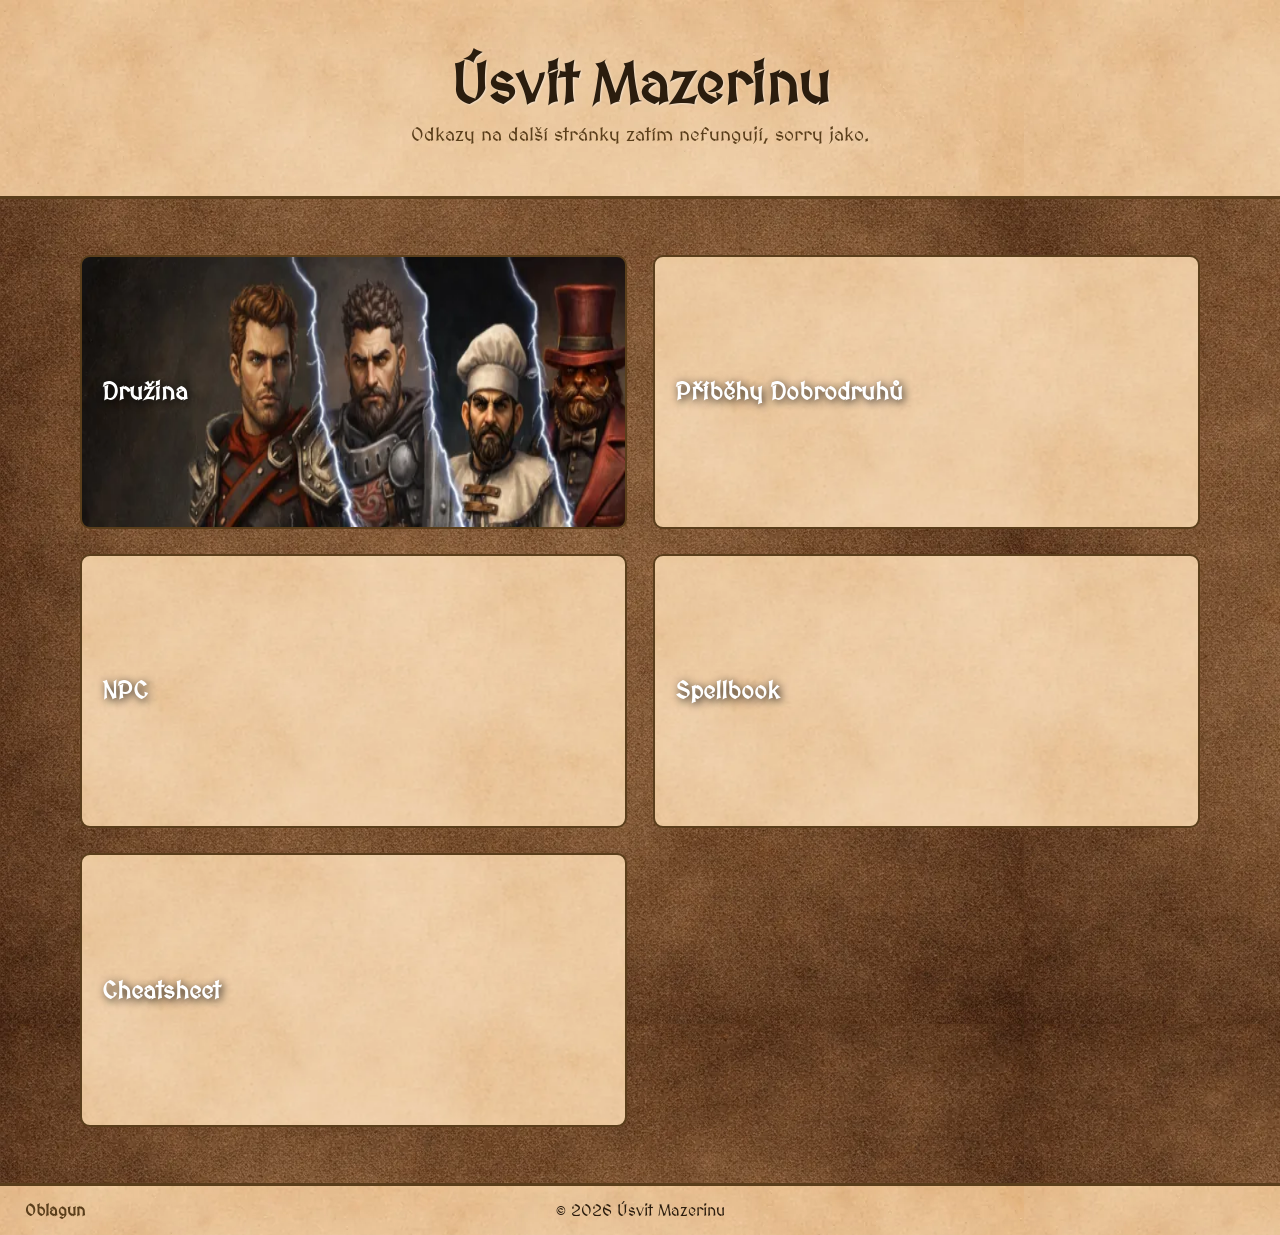
<file: index.html>
<!DOCTYPE html>
<html lang="cs">
<head>
  <meta charset="UTF-8">
  <meta name="viewport" content="width=device-width, initial-scale=1.0">
  <title>Úsvit Mazerinu</title>

  <!-- CSS -->
  <link rel="stylesheet" href="style.css?v=20260714175037">
  <link rel="preload" as="image" href="assets/side_bcg.webp">
  <link rel="preload" as="image" href="assets/basic_bcg.webp">
  <link rel="preload" as="image" href="assets/druzina_card.webp">
  <link rel="preload" as="image" href="postavy/alex/images/alex_subcard.webp">
  <link rel="preload" as="image" href="postavy/adolfo/images/adolfo_subcard.webp">
  <link rel="preload" as="image" href="postavy/gorik/images/gorik_subcard.webp">
  <link rel="preload" as="image" href="postavy/richmond/images/richmond_subcard.webp">
  <link rel="preload" as="image" href="NPC/giblin/images/giblin_subcard.webp">
  <link rel="preload" as="image" href="NPC/velka_berta/images/berta_subcard.webp">

  <!-- Fantasy font -->
  <link href="https://fonts.googleapis.com/css2?family=MedievalSharp&display=swap" rel="stylesheet">
</head>

<body>

  <!-- 🔘 TOGGLE BUTTONY 
  <button id="menu-toggle">☰</button>
  <button id="images-toggle">🖼</button>

  <!-- 📚 LEVÉ MENU 
  <nav id="side-menu"></nav>

  <!-- 🖼 PRAVÝ SLIDER 
  <div id="character-slider">
    <!-- obrázky doplníš později 
  </div> -->
	
  <!-- HEADER -->
  <header>
    <h1>Úsvit Mazerinu</h1>
    	<p>Odkazy na další stránky zatím nefungují, sorry jako.</p>
  </header>

  <!-- 📜 HLAVNÍ OBSAH -->
  <main>

    <!-- GRID ROZCESTNÍK -->
    <section class="grid-container">

      <a href="#" class="card main-card" data-target="druzina" style="background-image: url('assets/druzina_card.webp');">
        <h2>Družina</h2>
      </a>
        <div class="subcards" id="druzina">
          <a href="postavy/alex/alex.html" class="card subcard" style="background-image: url('postavy/alex/images/alex_subcard.webp');">Alexander Woods</a>
		  <a href="postavy/adolfo/adolfo.html" class="card subcard" style="background-image: url('postavy/adolfo/images/adolfo_subcard.webp');">Bennito Derion</a>
          <a href="postavy/gorik/gorik.html" class="card subcard" style="background-image: url('postavy/gorik/images/gorik_subcard.webp');">Gorik Hammersy</a>
          <a href="postavy/richmond/richmond.html" class="card subcard" style="background-image: url('postavy/richmond/images/richmond_subcard.webp');">Richmond Edmunze</a>
        </div>

	  <a href="shrnuti.html" class="card main-card" data-target="mista" style="background-image: url('assets/basic_bcg.webp'); background-repeat: repeat; background-size: auto;">
        <h2>Příběhy Dobrodruhů</h2>
      </a>
	
      <a href="#" class="card main-card" data-target="npc" style="background-image: url('assets/basic_bcg.webp'); background-repeat: repeat; background-size: auto;">
        <h2>NPC</h2>
      </a>
        <div class="subcards" id="npc">
          <a href="NPC/giblin/giblin.html" class="card subcard" style="background-image: url('NPC/giblin/images/giblin_subcard.webp');">Giblin Parfell</a>
          <a href="NPC/velka_berta/velka_berta.html" class="card subcard" style="background-image: url('NPC/velka_berta/images/berta_subcard.webp');">Velká Berta</a>
         <!--<a href="#" class="card subcard" style="background-image: url('assets/basic_bcg.webp'); background-repeat: repeat; background-size: auto;">Stefan Henrix</a>-->
        </div>

      <a href="#" class="card main-card" data-popup="spellbook" style="background-image: url('assets/basic_bcg.webp'); background-repeat: repeat; background-size: auto;">
        <h2>Spellbook</h2>
      </a>
      
      <a href="cheatsheet.html" class="card main-card" style="background-image: url('assets/basic_bcg.webp'); background-repeat: repeat; background-size: auto;">
        <h2>Cheatsheet</h2>
      </a>

    </section>

  </main>
  
  <!-- FOOTER -->
    <footer>
  <div class="footer-container">
    <a href="https://mindor-tv.github.io/oblagun/index.html" class="footer-link">Oblagun</a>
    <p>© 2026 Úsvit Mazerinu</p>
  </div>
</footer>
  
  <!-- LIGHTBOX (pro tvůj JS) -->
  <div id="lightbox">
  	<span class="close">&times;</span>
  	<img class="lightbox-img">
  	<div class="lightbox-caption"></div>
  </div>

  <div id="spellbook-popup" class="spellbook-popup">
    <div class="spellbook-panel">
      <button class="spellbook-close" type="button" aria-label="Zavřít">&times;</button>
      <div class="spellbook-grid">
        <a href="https://dnd5e.wikidot.com/spells:bard" class="card spellbook-card" style="background-image: url('assets/basic_bcg.webp'); background-repeat: repeat; background-size: auto;" target="_blank" rel="noopener noreferrer">Bard</a>
        <a href="https://dnd5e.wikidot.com/spells:cleric" class="card spellbook-card" style="background-image: url('assets/basic_bcg.webp'); background-repeat: repeat; background-size: auto;" target="_blank" rel="noopener noreferrer">Cleric</a>
        <a href="https://dnd5e.wikidot.com/spells:druid" class="card spellbook-card" style="background-image: url('assets/basic_bcg.webp'); background-repeat: repeat; background-size: auto;" target="_blank" rel="noopener noreferrer">Druid</a>
        <a href="https://dnd5e.wikidot.com/spells:paladin" class="card spellbook-card" style="background-image: url('assets/basic_bcg.webp'); background-repeat: repeat; background-size: auto;" target="_blank" rel="noopener noreferrer">Paladin</a>
        <a href="https://dnd5e.wikidot.com/spells:ranger" class="card spellbook-card" style="background-image: url('assets/basic_bcg.webp'); background-repeat: repeat; background-size: auto;" target="_blank" rel="noopener noreferrer">Ranger</a>
        <a href="https://dnd5e.wikidot.com/spells:sorcerer" class="card spellbook-card" style="background-image: url('assets/basic_bcg.webp'); background-repeat: repeat; background-size: auto;" target="_blank" rel="noopener noreferrer">Sorcerer</a>
        <a href="https://dnd5e.wikidot.com/spells:warlock" class="card spellbook-card" style="background-image: url('assets/basic_bcg.webp'); background-repeat: repeat; background-size: auto;" target="_blank" rel="noopener noreferrer">Warlock</a>
        <a href="https://dnd5e.wikidot.com/spells:wizard" class="card spellbook-card" style="background-image: url('assets/basic_bcg.webp'); background-repeat: repeat; background-size: auto;" target="_blank" rel="noopener noreferrer">Wizard</a>
      </div>
    </div>
  </div>

  <!-- JS -->
  <script src="script.js?v=20260714175037"></script>

</body>
</html>
</file>
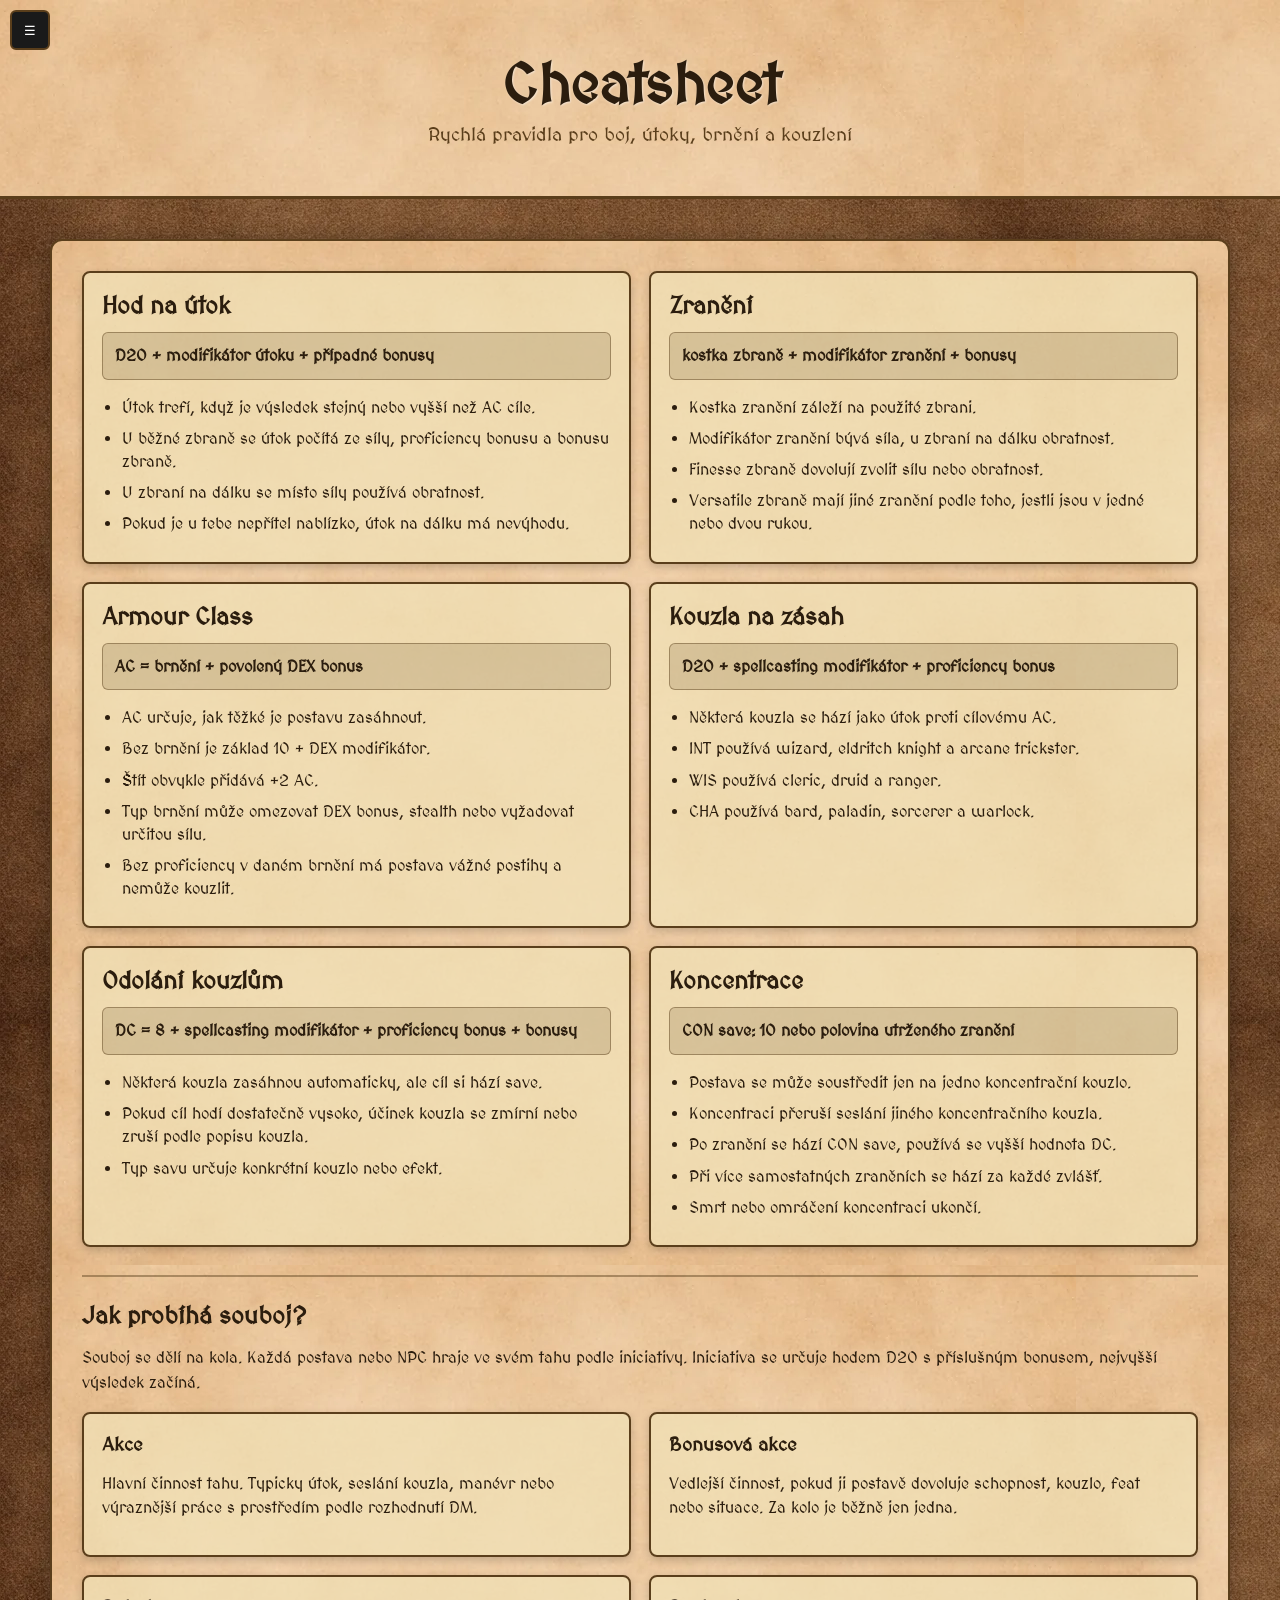
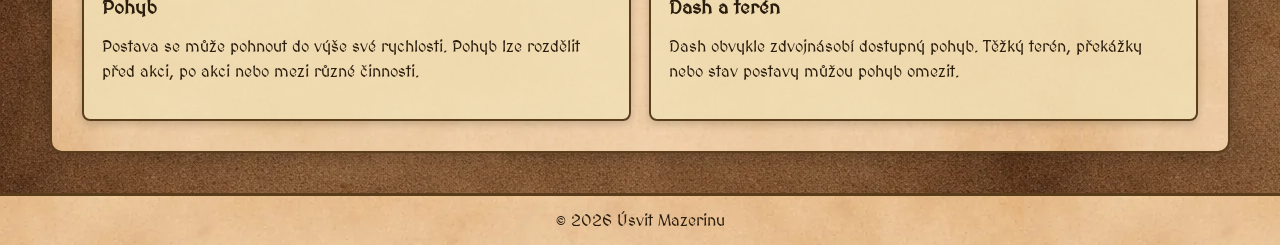
<file: cheatsheet.html>
<!DOCTYPE html>
<html lang="cs">
<head>
  <meta charset="UTF-8">
  <meta name="viewport" content="width=device-width, initial-scale=1.0">
  <title>Cheatsheet | Úsvit Mazerinu</title>

  <link rel="stylesheet" href="style.css?v=20260714175037">
  <link rel="preload" as="image" href="assets/side_bcg.webp">
  <link rel="preload" as="image" href="assets/basic_bcg.webp">

  <link href="https://fonts.googleapis.com/css2?family=MedievalSharp&display=swap" rel="stylesheet">
</head>

<body>

  <button id="menu-toggle">☰</button>
  <nav id="side-menu"></nav>

  <header>
    <h1>Cheatsheet</h1>
    <p>Rychlá pravidla pro boj, útoky, brnění a kouzlení</p>
  </header>

  <main>
    <section class="content cheatsheet-content">
      <div class="cheatsheet-grid">
        <article class="rule-card">
          <h2>Hod na útok</h2>
          <p class="formula">D20 + modifikátor útoku + případné bonusy</p>
          <ul>
            <li>Útok trefí, když je výsledek stejný nebo vyšší než AC cíle.</li>
            <li>U běžné zbraně se útok počítá ze síly, proficiency bonusu a bonusu zbraně.</li>
            <li>U zbraní na dálku se místo síly používá obratnost.</li>
            <li>Pokud je u tebe nepřítel nablízko, útok na dálku má nevýhodu.</li>
          </ul>
        </article>

        <article class="rule-card">
          <h2>Zranění</h2>
          <p class="formula">kostka zbraně + modifikátor zranění + bonusy</p>
          <ul>
            <li>Kostka zranění záleží na použité zbrani.</li>
            <li>Modifikátor zranění bývá síla, u zbraní na dálku obratnost.</li>
            <li>Finesse zbraně dovolují zvolit sílu nebo obratnost.</li>
            <li>Versatile zbraně mají jiné zranění podle toho, jestli jsou v jedné nebo dvou rukou.</li>
          </ul>
        </article>

        <article class="rule-card">
          <h2>Armour Class</h2>
          <p class="formula">AC = brnění + povolený DEX bonus</p>
          <ul>
            <li>AC určuje, jak těžké je postavu zasáhnout.</li>
            <li>Bez brnění je základ 10 + DEX modifikátor.</li>
            <li>Štít obvykle přidává +2 AC.</li>
            <li>Typ brnění může omezovat DEX bonus, stealth nebo vyžadovat určitou sílu.</li>
            <li>Bez proficiency v daném brnění má postava vážné postihy a nemůže kouzlit.</li>
          </ul>
        </article>

        <article class="rule-card">
          <h2>Kouzla na zásah</h2>
          <p class="formula">D20 + spellcasting modifikátor + proficiency bonus</p>
          <ul>
            <li>Některá kouzla se hází jako útok proti cílovému AC.</li>
            <li>INT používá wizard, eldritch knight a arcane trickster.</li>
            <li>WIS používá cleric, druid a ranger.</li>
            <li>CHA používá bard, paladin, sorcerer a warlock.</li>
          </ul>
        </article>

        <article class="rule-card">
          <h2>Odolání kouzlům</h2>
          <p class="formula">DC = 8 + spellcasting modifikátor + proficiency bonus + bonusy</p>
          <ul>
            <li>Některá kouzla zasáhnou automaticky, ale cíl si hází save.</li>
            <li>Pokud cíl hodí dostatečně vysoko, účinek kouzla se zmírní nebo zruší podle popisu kouzla.</li>
            <li>Typ savu určuje konkrétní kouzlo nebo efekt.</li>
          </ul>
        </article>

        <article class="rule-card">
          <h2>Koncentrace</h2>
          <p class="formula">CON save: 10 nebo polovina utrženého zranění</p>
          <ul>
            <li>Postava se může soustředit jen na jedno koncentrační kouzlo.</li>
            <li>Koncentraci přeruší seslání jiného koncentračního kouzla.</li>
            <li>Po zranění se hází CON save, používá se vyšší hodnota DC.</li>
            <li>Při více samostatných zraněních se hází za každé zvlášť.</li>
            <li>Smrt nebo omráčení koncentraci ukončí.</li>
          </ul>
        </article>
      </div>

      <section class="combat-flow">
        <h2>Jak probíhá souboj?</h2>
        <p>
          Souboj se dělí na kola. Každá postava nebo NPC hraje ve svém tahu podle iniciativy.
          Iniciativa se určuje hodem D20 s příslušným bonusem, nejvyšší výsledek začíná.
        </p>

        <div class="turn-grid">
          <article class="turn-card">
            <h3>Akce</h3>
            <p>Hlavní činnost tahu. Typicky útok, seslání kouzla, manévr nebo výraznější práce s prostředím podle rozhodnutí DM.</p>
          </article>

          <article class="turn-card">
            <h3>Bonusová akce</h3>
            <p>Vedlejší činnost, pokud ji postavě dovoluje schopnost, kouzlo, feat nebo situace. Za kolo je běžně jen jedna.</p>
          </article>

          <article class="turn-card">
            <h3>Pohyb</h3>
            <p>Postava se může pohnout do výše své rychlosti. Pohyb lze rozdělit před akci, po akci nebo mezi různé činnosti.</p>
          </article>

          <article class="turn-card">
            <h3>Dash a terén</h3>
            <p>Dash obvykle zdvojnásobí dostupný pohyb. Těžký terén, překážky nebo stav postavy můžou pohyb omezit.</p>
          </article>
        </div>
      </section>
    </section>
  </main>

  <footer>
    <p>© 2026 Úsvit Mazerinu</p>
  </footer>

  <div id="lightbox">
    <span class="close">&times;</span>
    <img class="lightbox-img">
    <div class="lightbox-caption"></div>
  </div>

  <script src="script.js?v=20260714175037"></script>
</body>
</html>
</file>
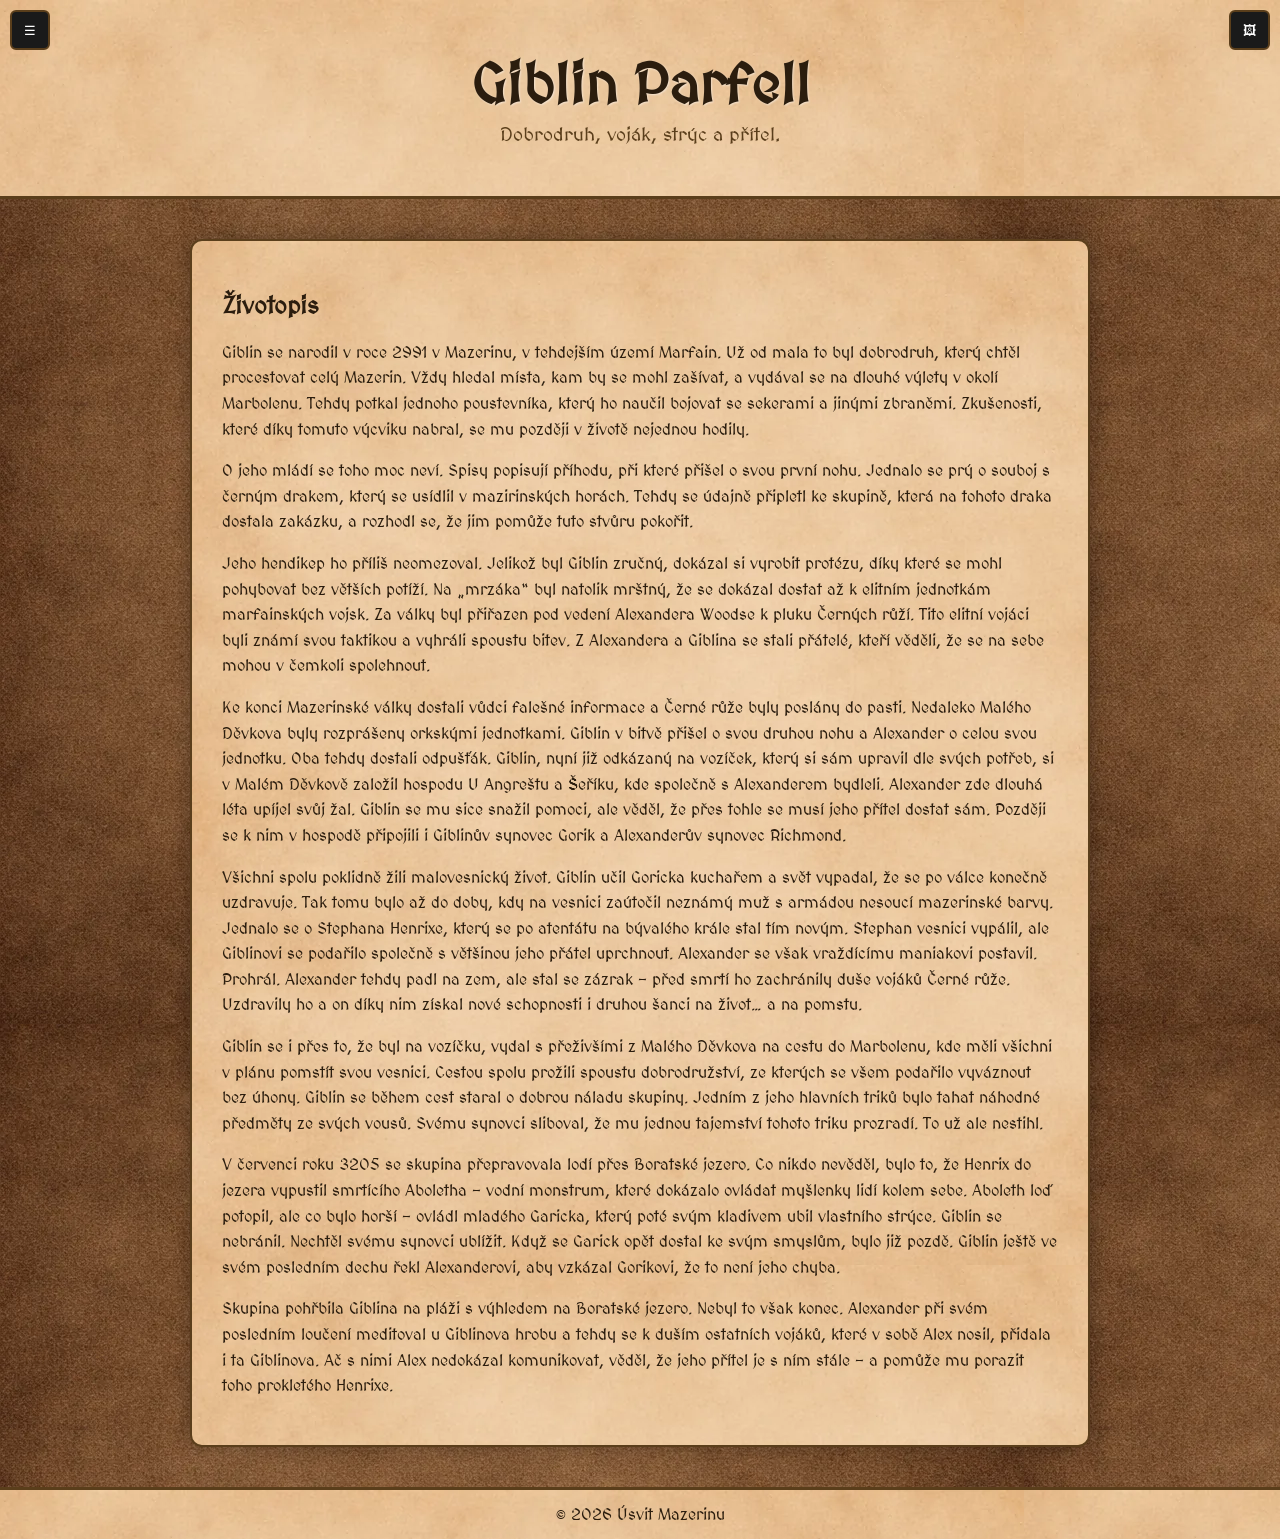
<file: NPC/giblin/giblin.html>
<!DOCTYPE html>
<html lang="cs">
<head>
  <meta charset="UTF-8">
  <meta name="viewport" content="width=device-width, initial-scale=1.0">
  <title>Úsvit Mazerinu</title>

  <!-- CSS -->
  <link rel="stylesheet" href="../../style.css?v=20260714175037">
  <link rel="preload" as="image" href="../../assets/side_bcg.webp">
  <link rel="preload" as="image" href="../../assets/basic_bcg.webp">
  <link rel="preload" as="image" href="images/giblin_parfell.webp">

  <!-- Fantasy font -->
  <link href="https://fonts.googleapis.com/css2?family=MedievalSharp&display=swap" rel="stylesheet">
</head>

<body>

  <!--🔘 TOGGLE BUTTONY -->
  <button id="menu-toggle">☰</button>
  <button id="images-toggle">🖼</button>

  <!-- 📚 LEVÉ MENU -->
  <nav id="side-menu"></nav>

  <!-- 🖼 PRAVÝ SLIDER -->
  <div id="character-slider">
    <img src="images/giblin_parfell.webp" alt="Giblin" data-caption="Giblin Parfell">
  </div>
	
  <!-- HEADER -->
  <header>
    <h1>Giblin Parfell</h1>
    	<p>Dobrodruh, voják, strýc a přítel.</p>
  </header>

  <!-- 📜 HLAVNÍ OBSAH -->
  <main>
	  <div class="content">
	<h2>Životopis</h2>

		<p>
		  Giblin se narodil v roce 2991 v Mazerinu, v tehdejším území Marfain. Už od mala to byl dobrodruh, který chtěl procestovat celý Mazerin. Vždy hledal místa, kam by se mohl zašívat, a vydával se na dlouhé výlety 
		  v okolí Marbolenu. Tehdy potkal jednoho poustevníka, který ho naučil bojovat se sekerami a jinými zbraněmi. Zkušenosti, které díky tomuto výcviku nabral, se mu později v životě nejednou hodily.
		</p>

		<p>
		  O jeho mládí se toho moc neví. Spisy popisují příhodu, při které přišel o svou první nohu. Jednalo se prý o souboj s černým drakem, který se usídlil v mazirinských horách. Tehdy se údajně připletl ke skupině, která na tohoto 
		  draka dostala zakázku, a rozhodl se, že jim pomůže tuto stvůru pokořit.
		</p>

  		<p>
		  Jeho hendikep ho příliš neomezoval. Jelikož byl Giblin zručný, dokázal si vyrobit protézu, díky které se mohl pohybovat bez větších potíží. Na „mrzáka“ byl natolik mrštný, že se dokázal dostat až k elitním 
		  jednotkám marfainských vojsk. Za války byl přiřazen pod vedení Alexandera Woodse k pluku Černých růží. Tito elitní vojáci byli známí svou taktikou a vyhráli spoustu bitev. Z Alexandera a Giblina se stali 
		  přátelé, kteří věděli, že se na sebe mohou v čemkoli spolehnout.
		</p>

		<p>
 		  Ke konci Mazerinské války dostali vůdci falešné informace a Černé růže byly poslány do pasti. Nedaleko Malého Děvkova byly rozprášeny orkskými jednotkami. Giblin v bitvě přišel o svou druhou nohu a Alexander 
		  o celou svou jednotku. Oba tehdy dostali odpušťák. Giblin, nyní již odkázaný na vozíček, který si sám upravil dle svých potřeb, si v Malém Děvkově založil hospodu U Angreštu a Šeříku, kde společně 
		  s Alexanderem bydleli. Alexander zde dlouhá léta upíjel svůj žal. Giblin se mu sice snažil pomoci, ale věděl, že přes tohle se musí jeho přítel dostat sám. Později se k nim v hospodě připojili i Giblinův 
		  synovec Gorik a Alexanderův synovec Richmond.
		</p>

		<p>
		  	Všichni spolu poklidně žili malovesnický život. Giblin učil Goricka kuchařem a svět vypadal, že se po válce konečně uzdravuje. Tak tomu bylo až do doby, kdy na vesnici zaútočil neznámý muž s armádou nesoucí 
			mazerinské barvy. Jednalo se o Stephana Henrixe, který se po atentátu na bývalého krále stal tím novým. Stephan vesnici vypálil, ale Giblinovi se podařilo společně s většinou jeho přátel uprchnout. Alexander 
			se však vraždícímu maniakovi postavil. Prohrál. Alexander tehdy padl na zem, ale stal se zázrak – před smrtí ho zachránily duše vojáků Černé růže. Uzdravily ho a on díky nim získal nové schopnosti i druhou 
			šanci na život… a na pomstu.
		</p>

		<p>
		  Giblin se i přes to, že byl na vozíčku, vydal s přeživšími z Malého Děvkova na cestu do Marbolenu, kde měli všichni v plánu pomstít svou vesnici. Cestou spolu prožili spoustu dobrodružství, ze kterých se 
			všem podařilo vyváznout bez úhony. Giblin se během cest staral o dobrou náladu skupiny. Jedním z jeho hlavních triků bylo tahat náhodné předměty ze svých vousů. Svému synovci sliboval, že mu jednou tajemství tohoto 
			triku prozradí. To už ale nestihl.
		</p>

		<p>
  		  V červenci roku 3205 se skupina přepravovala lodí přes Boratské jezero. Co nikdo nevěděl, bylo to, že Henrix do jezera vypustil smrtícího Aboletha – vodní monstrum, které dokázalo ovládat myšlenky lidí kolem sebe. 
		  Aboleth loď potopil, ale co bylo horší – ovládl mladého Garicka, který poté svým kladivem ubil vlastního strýce. Giblin se nebránil. Nechtěl svému synovci ublížit. Když se Garick opět dostal ke svým smyslům, 
		  bylo již pozdě. Giblin ještě ve svém posledním dechu řekl Alexanderovi, aby vzkázal Gorikovi, že to není jeho chyba.
		</p>

		<p>
		  Skupina pohřbila Giblina na pláži s výhledem na Boratské jezero. Nebyl to však konec. Alexander při svém posledním loučení meditoval u Giblinova hrobu a tehdy se k duším ostatních vojáků, které v sobě Alex nosil, 
		  přidala i ta Giblinova. Ač s nimi Alex nedokázal komunikovat, věděl, že jeho přítel je s ním stále – a pomůže mu porazit toho prokletého Henrixe.
		</p>
	  </div>
  </main>
  
  <!-- FOOTER -->
    <footer>
      <p>© 2026 Úsvit Mazerinu</p>
    </footer>
  
  <!-- LIGHTBOX (pro tvůj JS) -->
  <div id="lightbox">
  	<span class="close">&times;</span>
  	<img class="lightbox-img">
  	<div class="lightbox-caption"></div>
  </div>

  <!-- JS -->
  <script src="../../script.js?v=20260714175037"></script>

</body>
</html>
</file>
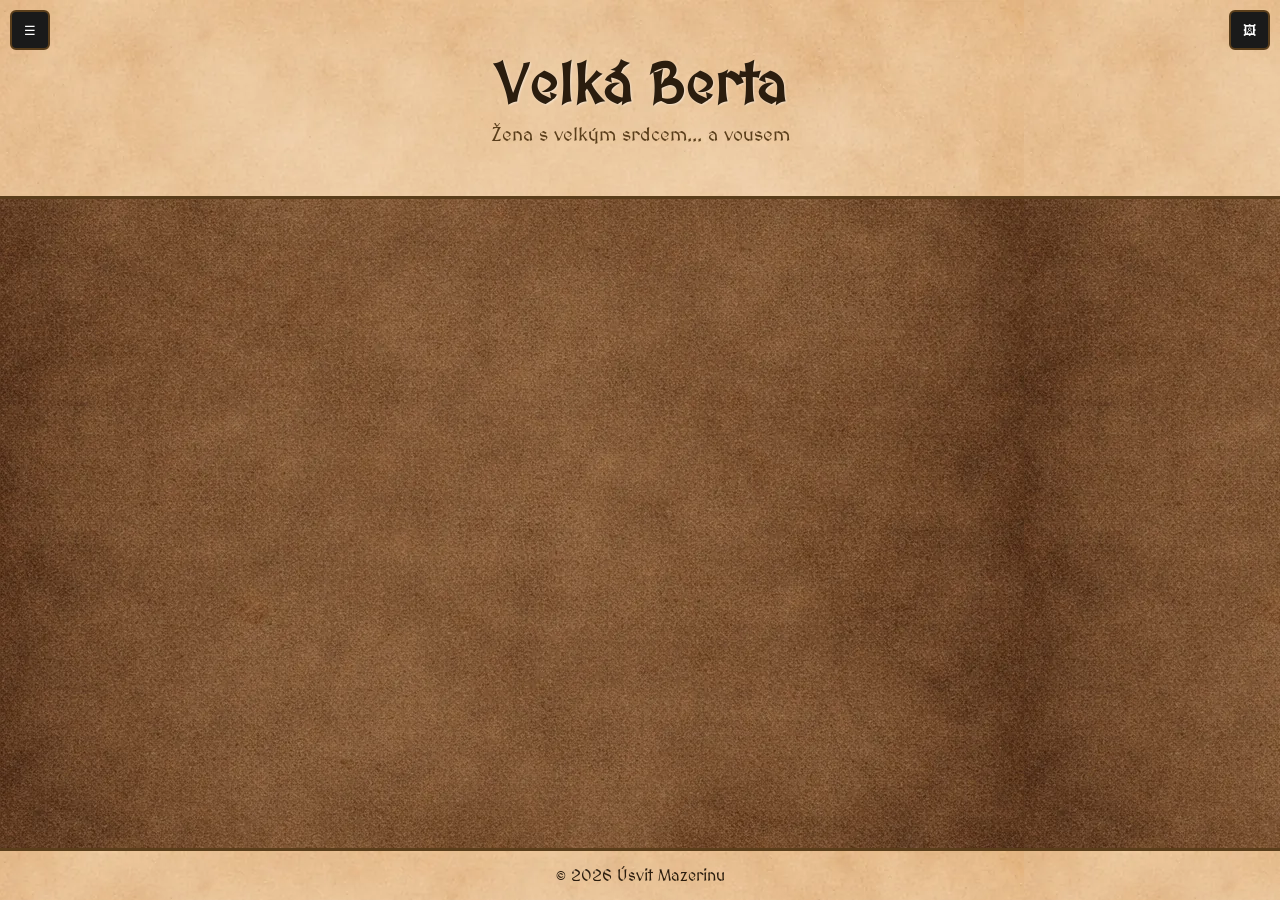
<file: NPC/velka_berta/velka_berta.html>
<!DOCTYPE html>
<html lang="cs">
<head>
  <meta charset="UTF-8">
  <meta name="viewport" content="width=device-width, initial-scale=1.0">
  <title>Úsvit Mazerinu</title>

  <!-- CSS -->
  <link rel="stylesheet" href="../../style.css?v=20260714175037">
  <link rel="preload" as="image" href="../../assets/side_bcg.webp">
  <link rel="preload" as="image" href="../../assets/basic_bcg.webp">
  <link rel="preload" as="image" href="images/velka_berta.webp">

  <!-- Fantasy font -->
  <link href="https://fonts.googleapis.com/css2?family=MedievalSharp&display=swap" rel="stylesheet">
</head>

<body>

  <!--🔘 TOGGLE BUTTONY -->
  <button id="menu-toggle">☰</button>
  <button id="images-toggle">🖼</button>

  <!-- 📚 LEVÉ MENU -->
  <nav id="side-menu"></nav>

  <!-- 🖼 PRAVÝ SLIDER -->
  <div id="character-slider">
    <img src="images/velka_berta.webp" alt="Berta" data-caption="Velká Berta">
  </div>
	
  <!-- HEADER -->
  <header>
    <h1>Velká Berta</h1>
    	<p>Žena s velkým srdcem... a vousem</p>
  </header>

  <!-- 📜 HLAVNÍ OBSAH -->
  <main>

  </main>
  
  <!-- FOOTER -->
    <footer>
      <p>© 2026 Úsvit Mazerinu</p>
    </footer>
  
  <!-- LIGHTBOX (pro tvůj JS) -->
  <div id="lightbox">
  	<span class="close">&times;</span>
  	<img class="lightbox-img">
  	<div class="lightbox-caption"></div>
  </div>

  <!-- JS -->
  <script src="../../script.js?v=20260714175037"></script>

</body>
</html>
</file>
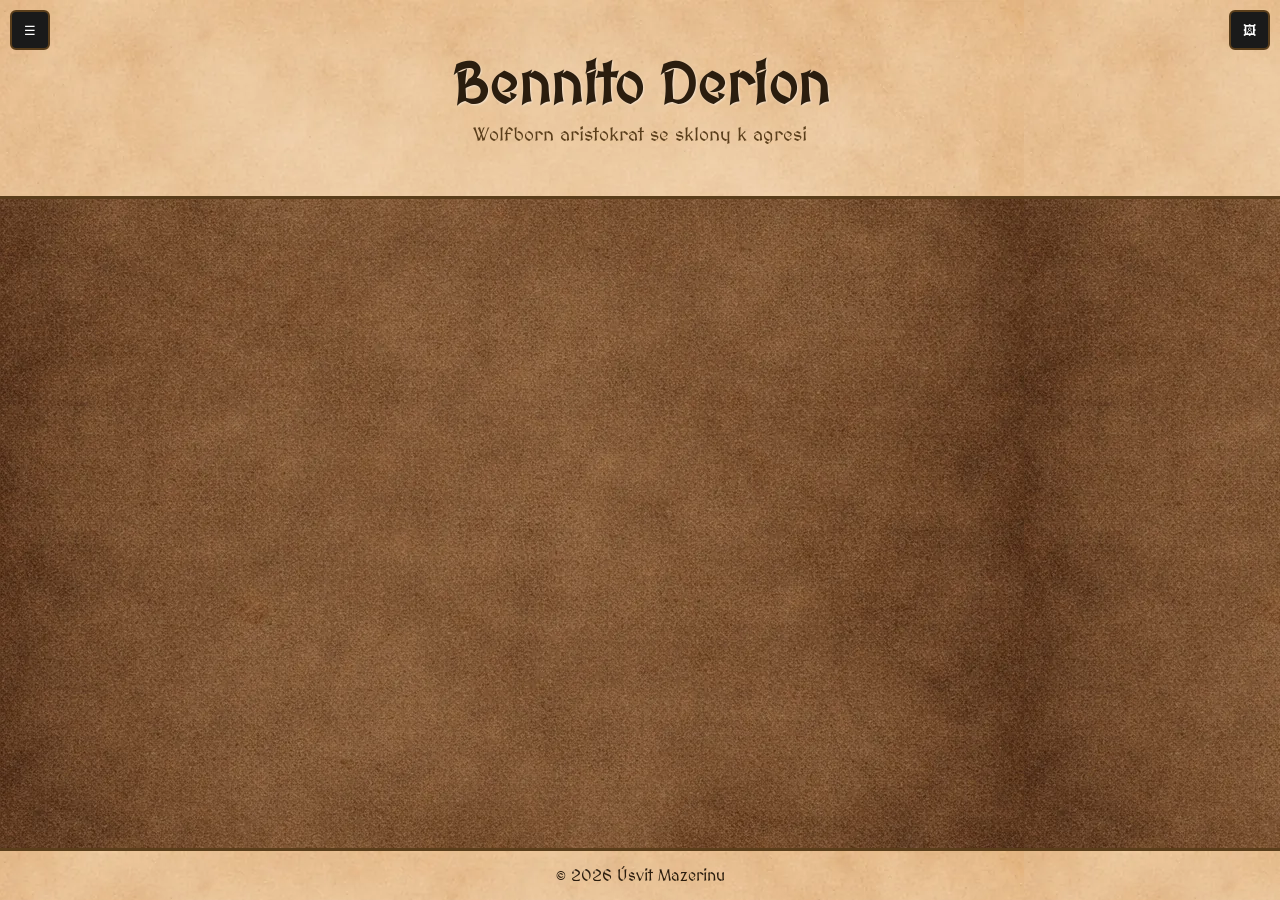
<file: postavy/adolfo/adolfo.html>
<!DOCTYPE html>
<html lang="cs">
<head>
  <meta charset="UTF-8">
  <meta name="viewport" content="width=device-width, initial-scale=1.0">
  <title>Úsvit Mazerinu</title>

  <!-- CSS -->
  <link rel="stylesheet" href="../../style.css?v=20260714175037">
  <link rel="preload" as="image" href="../../assets/side_bcg.webp">
  <link rel="preload" as="image" href="../../assets/basic_bcg.webp">
  <link rel="preload" as="image" href="images/adolfo.webp">

  <!-- Fantasy font -->
  <link href="https://fonts.googleapis.com/css2?family=MedievalSharp&display=swap" rel="stylesheet">
</head>

<body>

  <!--🔘 TOGGLE BUTTONY -->
  <button id="menu-toggle">☰</button>
  <button id="images-toggle">🖼</button>

  <!-- 📚 LEVÉ MENU -->
  <nav id="side-menu"></nav>

  <!-- 🖼 PRAVÝ SLIDER -->
  <div id="character-slider">
    <img src="images/adolfo.webp" alt="Bennito" class="character-image" data-caption="Bennito Derion">
  </div>
	
  <!-- HEADER -->
  <header>
    <h1>Bennito Derion</h1>
    	<p>Wolfborn aristokrat se sklony k agresi</p>
  </header>

  <!-- 📜 HLAVNÍ OBSAH -->
  <main>

  </main>
  
  <!-- FOOTER -->
    <footer>
      <p>© 2026 Úsvit Mazerinu</p>
    </footer>
  
  <!-- LIGHTBOX (pro tvůj JS) -->
  <div id="lightbox">
  	<span class="close">&times;</span>
  	<img class="lightbox-img">
  	<div class="lightbox-caption"></div>
  </div>

  <!-- JS -->
  <script src="../../script.js?v=20260714175037"></script>

</body>
</html>
</file>
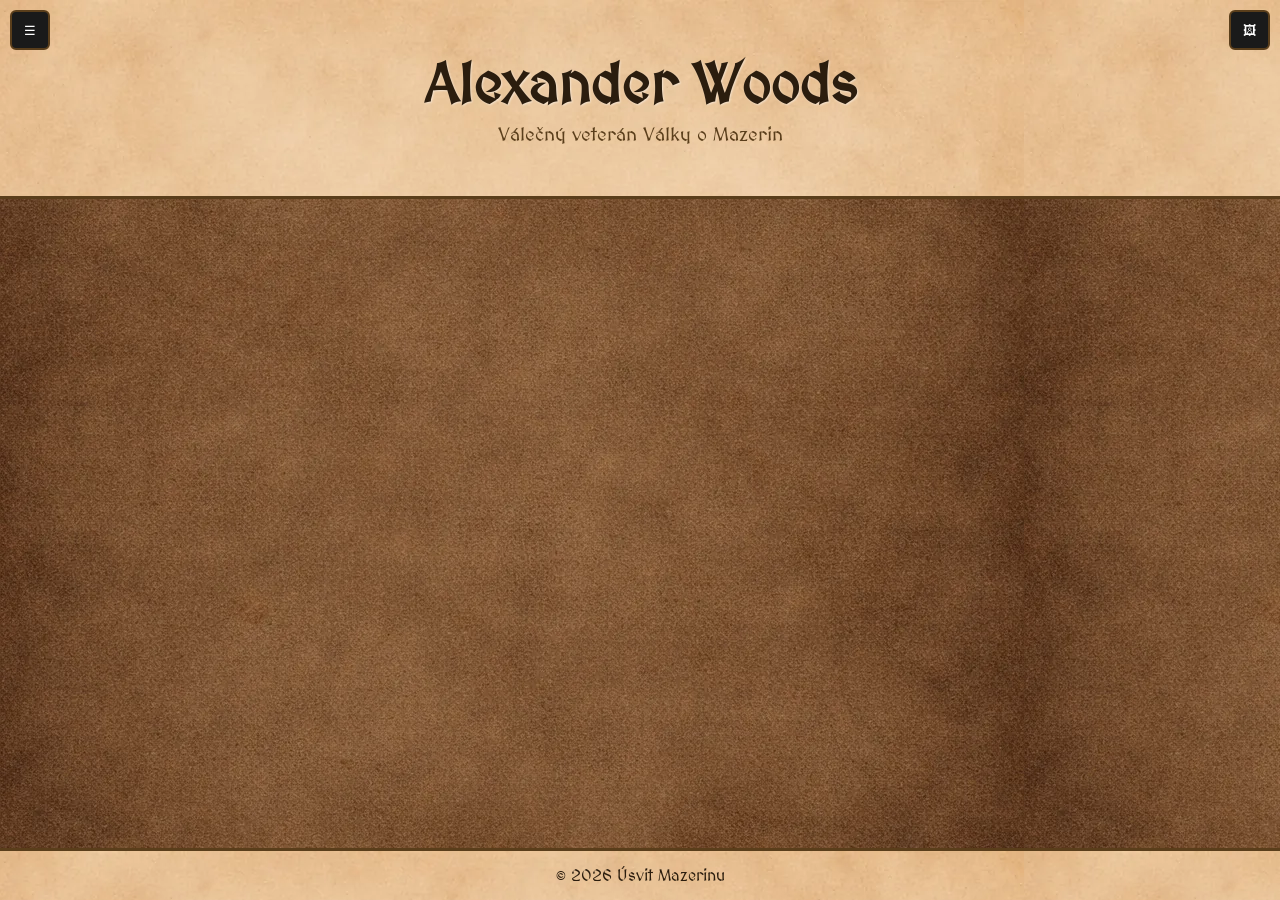
<file: postavy/alex/alex.html>
<!DOCTYPE html>
<html lang="cs">
<head>
  <meta charset="UTF-8">
  <meta name="viewport" content="width=device-width, initial-scale=1.0">
  <title>Úsvit Mazerinu</title>

  <!-- CSS -->
  <link rel="stylesheet" href="../../style.css?v=20260714175037">
  <link rel="preload" as="image" href="../../assets/side_bcg.webp">
  <link rel="preload" as="image" href="../../assets/basic_bcg.webp">
  <link rel="preload" as="image" href="images/alexander.webp">

  <!-- Fantasy font -->
  <link href="https://fonts.googleapis.com/css2?family=MedievalSharp&display=swap" rel="stylesheet">
</head>

<body>

  <!--🔘 TOGGLE BUTTONY -->
  <button id="menu-toggle">☰</button>
  <button id="images-toggle">🖼</button>

  <!-- 📚 LEVÉ MENU -->
  <nav id="side-menu"></nav>

  <!-- 🖼 PRAVÝ SLIDER -->
  <div id="character-slider">
    <img src="images/alexander.webp" alt="Alexander" data-caption="Alexander Woods">
  </div>
	
  <!-- HEADER -->
  <header>
    <h1>Alexander Woods</h1>
    	<p>Válečný veterán Války o Mazerin</p>
  </header>

  <!-- 📜 HLAVNÍ OBSAH -->
  <main>

  </main>
  
  <!-- FOOTER -->
    <footer>
      <p>© 2026 Úsvit Mazerinu</p>
    </footer>
  
  <!-- LIGHTBOX (pro tvůj JS) -->
  <div id="lightbox">
  	<span class="close">&times;</span>
  	<img class="lightbox-img">
  	<div class="lightbox-caption"></div>
  </div>

  <!-- JS -->
  <script src="../../script.js?v=20260714175037"></script>

</body>
</html>
</file>
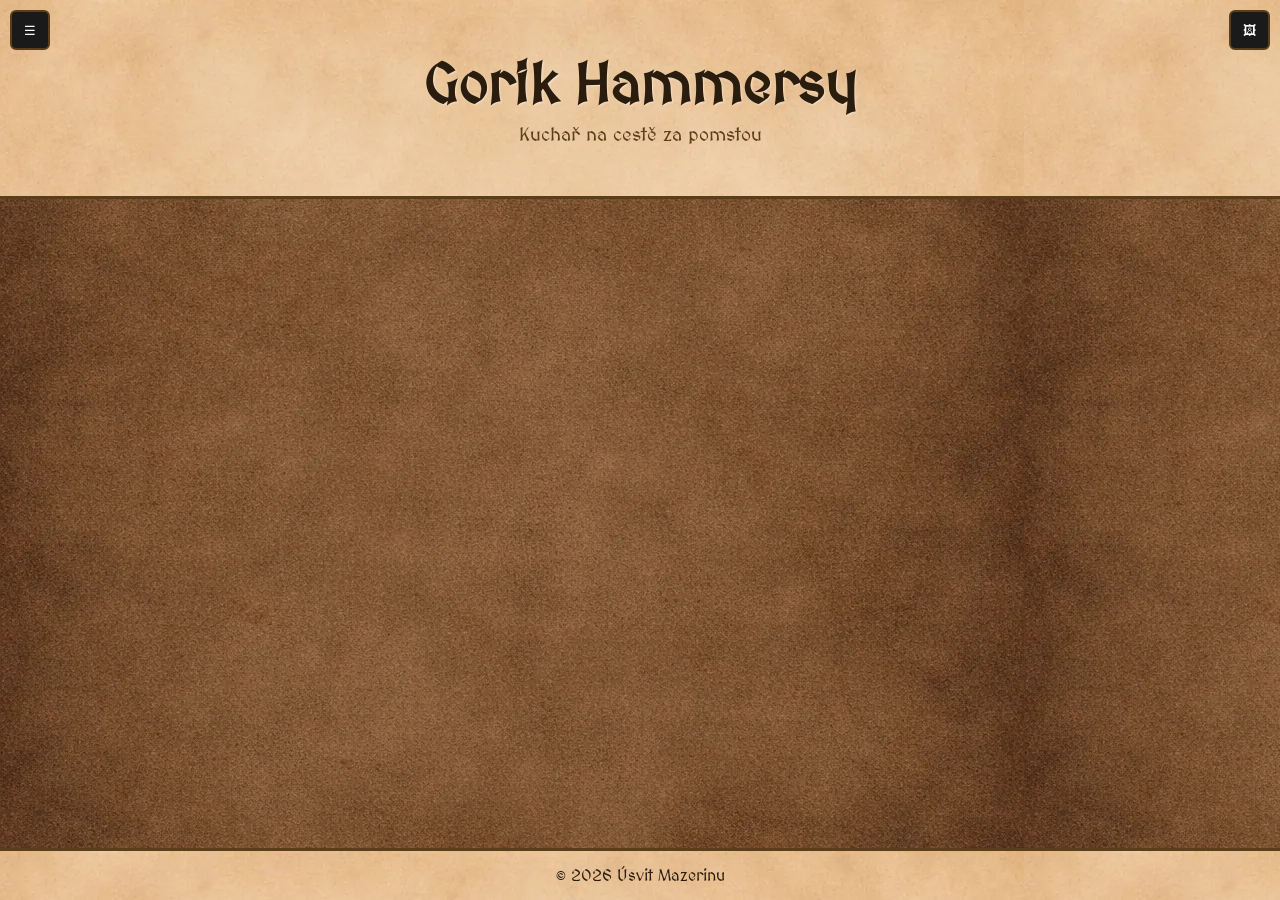
<file: postavy/gorik/gorik.html>
<!DOCTYPE html>
<html lang="cs">
<head>
  <meta charset="UTF-8">
  <meta name="viewport" content="width=device-width, initial-scale=1.0">
  <title>Úsvit Mazerinu</title>

  <!-- CSS -->
  <link rel="stylesheet" href="../../style.css?v=20260714175037">
  <link rel="preload" as="image" href="../../assets/side_bcg.webp">
  <link rel="preload" as="image" href="../../assets/basic_bcg.webp">
  <link rel="preload" as="image" href="images/gorik.webp">

  <!-- Fantasy font -->
  <link href="https://fonts.googleapis.com/css2?family=MedievalSharp&display=swap" rel="stylesheet">
</head>

<body>

  <!--🔘 TOGGLE BUTTONY -->
  <button id="menu-toggle">☰</button>
  <button id="images-toggle">🖼</button>

  <!-- 📚 LEVÉ MENU -->
  <nav id="side-menu"></nav>

  <!-- 🖼 PRAVÝ SLIDER -->
  <div id="character-slider">
    <img src="images/gorik.webp" alt="Gorik" data-caption="Gorik Hammersy">
  </div>
	
  <!-- HEADER -->
  <header>
    <h1>Gorik Hammersy</h1>
    	<p>Kuchař na cestě za pomstou</p>
  </header>

  <!-- 📜 HLAVNÍ OBSAH -->
  <main>

  </main>
  
  <!-- FOOTER -->
    <footer>
      <p>© 2026 Úsvit Mazerinu</p>
    </footer>
  
  <!-- LIGHTBOX (pro tvůj JS) -->
  <div id="lightbox">
  	<span class="close">&times;</span>
  	<img class="lightbox-img">
  	<div class="lightbox-caption"></div>
  </div>

  <!-- JS -->
  <script src="../../script.js?v=20260714175037"></script>

</body>
</html>
</file>
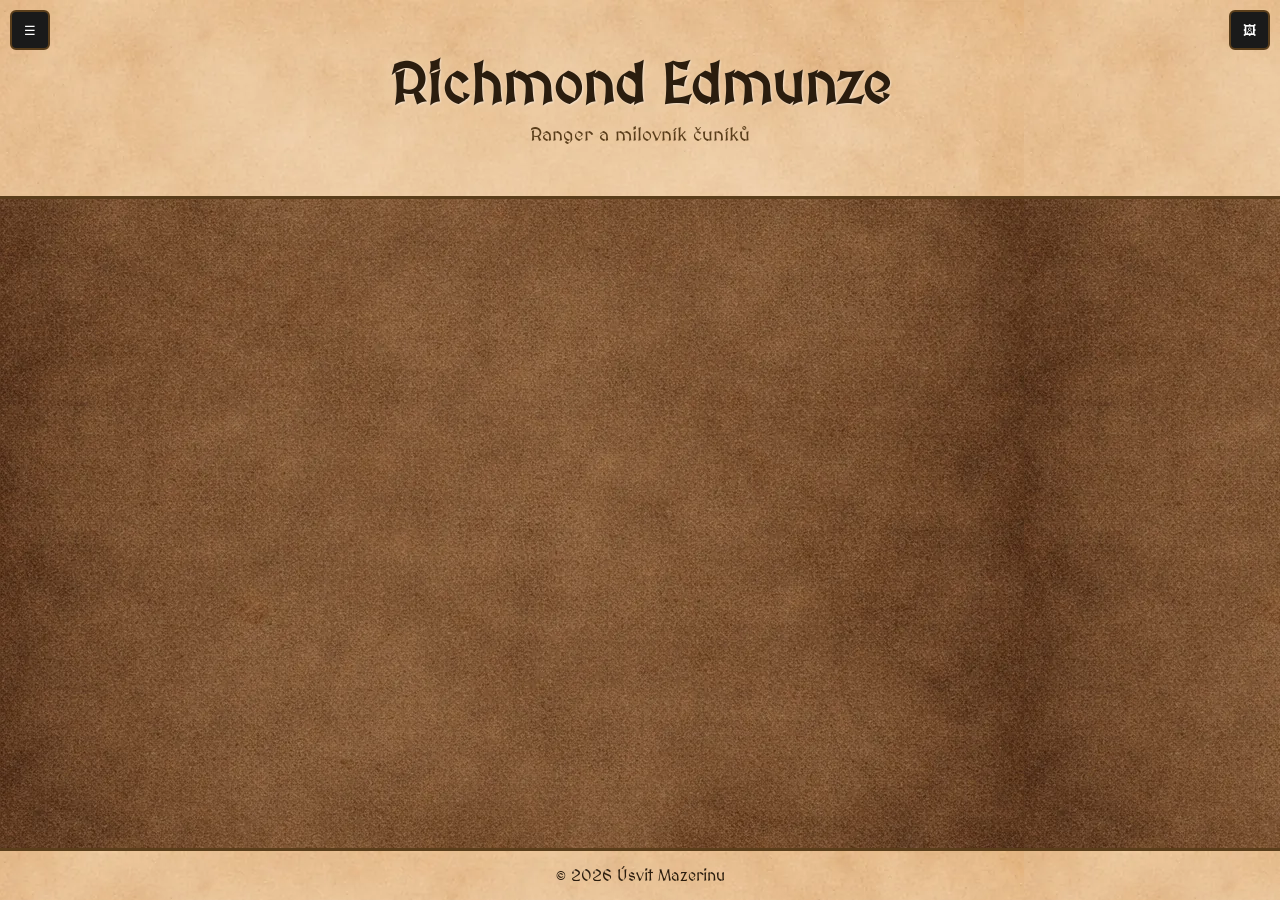
<file: postavy/richmond/richmond.html>
<!DOCTYPE html>
<html lang="cs">
<head>
  <meta charset="UTF-8">
  <meta name="viewport" content="width=device-width, initial-scale=1.0">
  <title>Úsvit Mazerinu</title>

  <!-- CSS -->
  <link rel="stylesheet" href="../../style.css?v=20260714175037">
  <link rel="preload" as="image" href="../../assets/side_bcg.webp">
  <link rel="preload" as="image" href="../../assets/basic_bcg.webp">
  <link rel="preload" as="image" href="images/richmond.webp">

  <!-- Fantasy font -->
  <link href="https://fonts.googleapis.com/css2?family=MedievalSharp&display=swap" rel="stylesheet">
</head>

<body>

  <!--🔘 TOGGLE BUTTONY -->
  <button id="menu-toggle">☰</button>
  <button id="images-toggle">🖼</button>

  <!-- 📚 LEVÉ MENU -->
  <nav id="side-menu"></nav>

  <!-- 🖼 PRAVÝ SLIDER -->
  <div id="character-slider">
    <img src="images/richmond.webp" alt="Richmond" data-caption="Richmond Edmunze">
  </div>
	
  <!-- HEADER -->
  <header>
    <h1>Richmond Edmunze</h1>
    	<p>Ranger a milovník čuníků</p>
  </header>

  <!-- 📜 HLAVNÍ OBSAH -->
  <main>

  </main>
  
  <!-- FOOTER -->
    <footer>
      <p>© 2026 Úsvit Mazerinu</p>
    </footer>
  
  <!-- LIGHTBOX (pro tvůj JS) -->
  <div id="lightbox">
  	<span class="close">&times;</span>
  	<img class="lightbox-img">
  	<div class="lightbox-caption"></div>
  </div>

  <!-- JS -->
  <script src="../../script.js?v=20260714175037"></script>

</body>
</html>
</file>
<file: style.css>
html, body {
  height: 100%;
}

*,
*::before,
*::after {
  box-sizing: border-box;
}

body {
  margin: 0;
  font-family: 'MedievalSharp', cursive;
  background-image: url('assets/side_bcg.webp');
  background-repeat: repeat;
  background-size: auto;
  color: #2b1d0e;
  display: flex;
  flex-direction: column;
}

main {
  flex: 1;
  width: 100%;
}

.content {
  width: min(900px, calc(100% - 32px));
  margin: 40px auto;
  padding: 30px;

  background-image: url("assets/basic_bcg.webp");
  background-repeat: repeat;
  background-size: auto;
  border: 2px solid #5a3e1b;
  border-radius: 12px;

  box-shadow: 0 0 20px rgba(0,0,0,0.3);
}

.content p {
  line-height: 1.6;
  margin-bottom: 16px;
}

/* --- AKTUALIZOVANÝ HEADER S OBRÁZKEM --- */
header {
  text-align: center;
  padding: clamp(32px, 7vw, 50px) 20px;
  
  /* Nastavení opakování obrázku */
  background-image: url('assets/basic_bcg.webp');
  background-repeat: repeat;       /* Obrázek se bude opakovat v obou směrech */
  background-size: auto;           /* Obrázek si zachová svou původní velikost */
  
  border-bottom: 3px solid #5a3e1b;
}

header h1 {
  margin: 0;
  font-size: clamp(2.2rem, 8vw, 3.5rem);
  color: #2b1d0e;
  text-shadow: 1px 1px 2px rgba(255, 255, 255, 0.5);
  overflow-wrap: anywhere;
}

header p {
  margin: 5px 0 0;
  font-size: clamp(1rem, 4vw, 1.2rem);
  color: #5a3e1b;
}

/* GRID */
.grid-container {
  display: grid;
  grid-template-columns: repeat(2, minmax(0, 1fr));
  gap: clamp(18px, 2vw, 30px);
  width: min(1120px, calc(100% - 48px));
  margin: 0 auto;
  padding: clamp(28px, 5vw, 56px) 0;

}

/* KARTY */
.card {
  text-decoration: none;
  color: inherit;
  background: #f2e2b8;
  padding: 20px;
  border: 2px solid #5a3e1b;
  border-radius: 10px;
  transition: 0.2s;
  max-width: 100%;
}

.main-card {
  background-size: 100% 100%;   /* Obrázek vyplní celou kartu bez oříznutí */
  background-position: center;  /* Střed obrázku bude vždy vidět */
  background-repeat: no-repeat;
  aspect-ratio: 16 / 8;
  min-height: 0;
  width: 100%;
  /* Text musí být čitelný i přes obrázek */
  display: flex;
  flex-direction: column;
  justify-content: center;
  align-items: flex-start;
  color: #ffffff;
  text-shadow: 2px 2px 8px rgba(0,0,0,0.9);
}

.main-card h2 {
  margin: 0;
  max-width: 100%;
  overflow-wrap: anywhere;
}

.subcards {
  position: absolute;
  display: none; /* JS přepíná na flex */
  flex-direction: column;
  gap: 1px;
  z-index: 999;
  width: min(400px, calc(100vw - 32px));
  max-width: calc(100vw - 32px);

 }

.subcard {
  /* Musíme zrušit nebo upravit výšku tak, aby odpovídala obrázku */
  height: 50px; 
  width: 100%;
  min-height: 50px; 
  min-width: 0;

  /* KLÍČOVÁ ZMĚNA: Vypneme padding, aby nezvětšoval kartu */
  padding: 0; 
  
  color: #ffffff;
  text-shadow: 2px 2px 4px rgba(0,0,0,0.8);
  font-weight: bold;

  /* Nastavení pozadí */
  background-size: 100% 100%; /* Vynutí, aby obrázek seděl přesně na pixely */
  background-position: center;
  background-repeat: no-repeat;
  
  /* Aby text uvnitř nebyl nalepený na kraji bez paddingu */
  display: flex;
  align-items: center;
  justify-content: center; /* Vycentruje text na střed obrázku */
  
  /* Ostatní zůstává */
  border: 2px solid #5a3e1b;
  border-radius: 10px;
  box-sizing: border-box; /* Zajistí, že border se počítá DO těch 400x50px */
}

/* Úprava hover efektu, aby obrázek nezmizel */
.subcard:hover {
  box-shadow: inset 0 0 100px rgba(0,0,0,0.5); 
}

.card:not(.subcard):hover {
  box-shadow: inset 0 0 100px rgba(0,0,0,0.5);
}

/* Vynucení viditelného scrollbaru pro prohlížeče Chrome/Edge/Safari */
.subcards::-webkit-scrollbar {
  width: 8px;
}
.subcards::-webkit-scrollbar-thumb {
  background: #5a3e1b; 
  border-radius: 10px;
}
.subcards::-webkit-scrollbar-track {
  background: #f2e2b8;
}

/* aby byly nad vším */
body {
  position: relative;
}

/* poslední karta uprostřed, pokud je na řádku sama */
.grid-container .card:last-child:nth-child(odd) {
  grid-column: auto;
  justify-self: stretch;
  width: 100%;
  max-width: 100%;         /* nepřesahuje dostupnou šířku gridu */
}

/* --- AKTUALIZOVANÝ FOOTER --- */
footer {
  /* Nastavení opakování obrázku */
  background-image: url('assets/basic_bcg.webp');
  background-repeat: repeat;       /* Obrázek se bude opakovat */
  background-size: auto;           /* Obrázek si zachová původní rozměry */
  
  border-top: 3px solid #5a3e1b;
  padding: 15px clamp(16px, 4vw, 25px);
  margin-top: auto;
  position: relative;
  z-index: 1;
}

.footer-container {
  display: flex;
  align-items: center;
  justify-content: center; /* Centruje hlavní obsah (P) */
  width: 100%;
  gap: 12px;
}

.footer-link {
  position: absolute; /* Přitlačí odkaz do rohu nezávisle na centru textu */
  left: 25px;
  text-decoration: none;
  color: #5a3e1b;
  font-weight: bold;
}

.footer-link:hover {
  text-decoration: underline;
}

.footer-link:visited {
  text-decoration: none;
  color: #5a3e1b;
}

footer p {
  margin: 0;
  flex-grow: 1;
  text-align: center;
  justifi-self: center;
  padding-right: 0;
}

/* MENU */
#menu-toggle,
#images-toggle {
  position: fixed;
  z-index: 2100;

  background: #1a1a1a;
  color: white;
  border: 2px solid #5a3e1b;

  padding: 8px 12px;
  border-radius: 6px;
  cursor: pointer;

  top: 10px;
  height: 40px;
  
  transition: 0.2s;
}

#menu-toggle:hover,
#images-toggle:hover {
  background: #5a3e1b;
}

#menu-toggle {
  left: 10px;
  z-index: 3000;
}

#images-toggle {
  right: 10px;
  z-index: 3000;
}

/* SIDE MENU */
#side-menu {
  position: fixed;
  left: 0;
  top: 0;
  width: 260px;
  height: 100%;

  background: #1a1a1a;
  color: white;

  transform: translateX(-100%);
  transition: transform 0.3s ease;

  box-sizing: border-box;

  display: flex;
  flex-direction: column;

  padding: 60px 15px 15px;
  overflow-y: auto;

  z-index: 2500; /* 🔥 KLÍČOVÉ */
}

#side-menu.visible {
  transform: translateX(0);
}

.menu-section {
  margin-bottom: 10px;
}

.menu-category {
  font-weight: bold;
  padding: 8px;
  cursor: pointer;
  border-radius: 6px;
  transition: 0.2s;
}

.menu-category:hover {
  background: rgba(255,255,255,0.1);
}

.menu-category.direct-link {
  display: block;
  text-decoration: none;
  color: white;
}

.submenu {
  display: none;
  flex-direction: column;
  margin-left: 10px;
}

.submenu.visible {
  display: flex;
}

.submenu a {
  color: #ccc;
  text-decoration: none;
  padding: 6px;
  border-radius: 4px;
  transition: 0.2s;
}

.submenu a:hover {
  background: rgba(255,255,255,0.1);
  color: white;
}

/* SLIDER */
#character-slider {
  position: fixed;
  right: 0;
  top: 0;
  width: 260px;
  height: 100%;

  background: #1a1a1a;
  color: white;

  transform: translateX(100%); /* 🔥 schovaný doprava */
  transition: transform 0.3s ease;

  box-sizing: border-box;

  display: flex;
  flex-direction: column;

  padding: 60px 15px 15px; /* 🔥 místo pro tlačítko */
  overflow-y: auto;

  z-index: 2500;
}

#character-slider.visible {
  transform: translateX(0);
}

#character-slider img {
  width: 100%;
  border-radius: 8px;
  margin-bottom: 10px;
  cursor: pointer;
  transition: 0.2s;
}

#character-slider img:hover {
  box-shadow: inset 0 0 100px rgba(0,0,0,0.5);
}

/* LIGHTBOX */
#lightbox {
  display: none;
  position: fixed;
  top: 0;
  left: 0;
  width: 100%;
  height: 100%;

  background-color: rgba(0,0,0,0.9);

  justify-content: center;
  align-items: center;
  flex-direction: column;

  z-index: 4000;
}

/* obrázek */
.lightbox-img {
  max-width: min(90vw, 80%);
  max-height: 80%;
  border-radius: 10px;
}

/* caption přes obrázek */
.lightbox-caption {
  position: absolute;
  bottom: 60px;

  color: white;
  background: rgba(0,0,0,0.75);

  padding: 10px 20px;
  border-radius: 10px;

  font-size: 1.1rem;
  text-align: center;

  max-width: min(90vw, 70%);

  backdrop-filter: blur(5px);
  animation: fadeIn 0.3s ease;
}

@keyframes fadeIn {
  from { opacity: 0; transform: translateY(10px); }
  to { opacity: 1; transform: translateY(0); }
}

/* zavírací tlačítko */
.close {
  position: absolute;
  top: 20px;
  right: 30px;
  font-size: 40px;
  color: white;
  cursor: pointer;
}

/* SPELLBOOK POPUP */
.spellbook-popup {
  display: none;
  position: fixed;
  inset: 0;
  z-index: 3900;
  align-items: center;
  justify-content: center;
  padding: 24px;
  background: rgba(0,0,0,0.86);
}

.spellbook-popup.visible {
  display: flex;
}

.spellbook-panel {
  position: relative;
  width: min(760px, 100%);
  max-height: min(720px, calc(100vh - 48px));
  overflow-y: auto;
  padding: 52px 24px 24px;
  background-image: url('assets/basic_bcg.webp');
  background-repeat: repeat;
  background-size: auto;
  border: 2px solid #5a3e1b;
  border-radius: 12px;
  box-shadow: 0 0 30px rgba(0,0,0,0.5);
}

.spellbook-close {
  position: absolute;
  top: 8px;
  right: 14px;
  border: 0;
  background: transparent;
  color: #2b1d0e;
  font: inherit;
  font-size: 2rem;
  line-height: 1;
  cursor: pointer;
}

.spellbook-grid {
  display: grid;
  grid-template-columns: repeat(auto-fit, minmax(min(100%, 180px), 1fr));
  gap: 14px;
}

.spellbook-card {
  min-height: 96px;
  display: flex;
  align-items: center;
  justify-content: center;
  color: #2b1d0e;
  font-size: 1.4rem;
  font-weight: bold;
  text-align: center;
}

/* CHEATSHEET */
.cheatsheet-content {
  width: min(1180px, calc(100% - 32px));
}

.cheatsheet-grid,
.turn-grid {
  display: grid;
  grid-template-columns: repeat(2, minmax(0, 1fr));
  gap: 18px;
}

.rule-card,
.turn-card {
  background: rgba(242, 226, 184, 0.72);
  border: 2px solid #5a3e1b;
  border-radius: 8px;
  padding: 18px;
  box-shadow: 0 3px 8px rgba(0,0,0,0.18);
}

.rule-card h2,
.turn-card h3,
.combat-flow h2 {
  margin: 0 0 12px;
  color: #2b1d0e;
}

.rule-card ul {
  margin: 0;
  padding-left: 20px;
}

.rule-card li {
  margin-bottom: 8px;
  line-height: 1.45;
}

.formula {
  margin: 0 0 14px;
  padding: 10px 12px;
  background: rgba(90, 62, 27, 0.16);
  border: 1px solid rgba(90, 62, 27, 0.45);
  border-radius: 6px;
  font-weight: bold;
}

.combat-flow {
  margin-top: 28px;
  padding-top: 24px;
  border-top: 2px solid rgba(90, 62, 27, 0.45);
}

.combat-flow > p,
.turn-card p {
  line-height: 1.55;
}

/* RESPONZIVITA */
@media (max-width: 800px) {
  .grid-container {
    grid-template-columns: 1fr;
    width: min(560px, calc(100% - 36px));
  }
}

@media (max-width: 600px) {
  .content {
    width: calc(100% - 24px);
    margin: 20px auto;
    padding: 18px;
    border-radius: 8px;
  }

  .grid-container {
    grid-template-columns: 1fr;
    width: calc(100% - 24px);
    gap: 14px;
    padding: 20px 0;
  }

  .grid-container .card:last-child:nth-child(odd) {
    grid-column: 1;
    justify-self: stretch;
  }

  .main-card {
    aspect-ratio: 16 / 8;
    padding: 16px;
  }

  .subcards {
    position: static;
    width: 100%;
    max-width: 100%;
    grid-column: 1;
  }

  .footer-container {
    flex-direction: column;
  }

  .footer-link {
    position: static;
  }

  .lightbox-img {
    max-width: 92vw;
  }

  .lightbox-caption {
    bottom: 24px;
    max-width: 92vw;
    font-size: 1rem;
  }

  .spellbook-popup {
    padding: 14px;
  }

  .spellbook-panel {
    max-height: calc(100vh - 28px);
    padding: 48px 14px 14px;
  }

  .spellbook-grid {
    grid-template-columns: 1fr;
  }

  .spellbook-card {
    min-height: 72px;
  }

  .cheatsheet-grid,
  .turn-grid {
    grid-template-columns: 1fr;
  }

  .rule-card,
  .turn-card {
    padding: 14px;
  }
}
</file>
